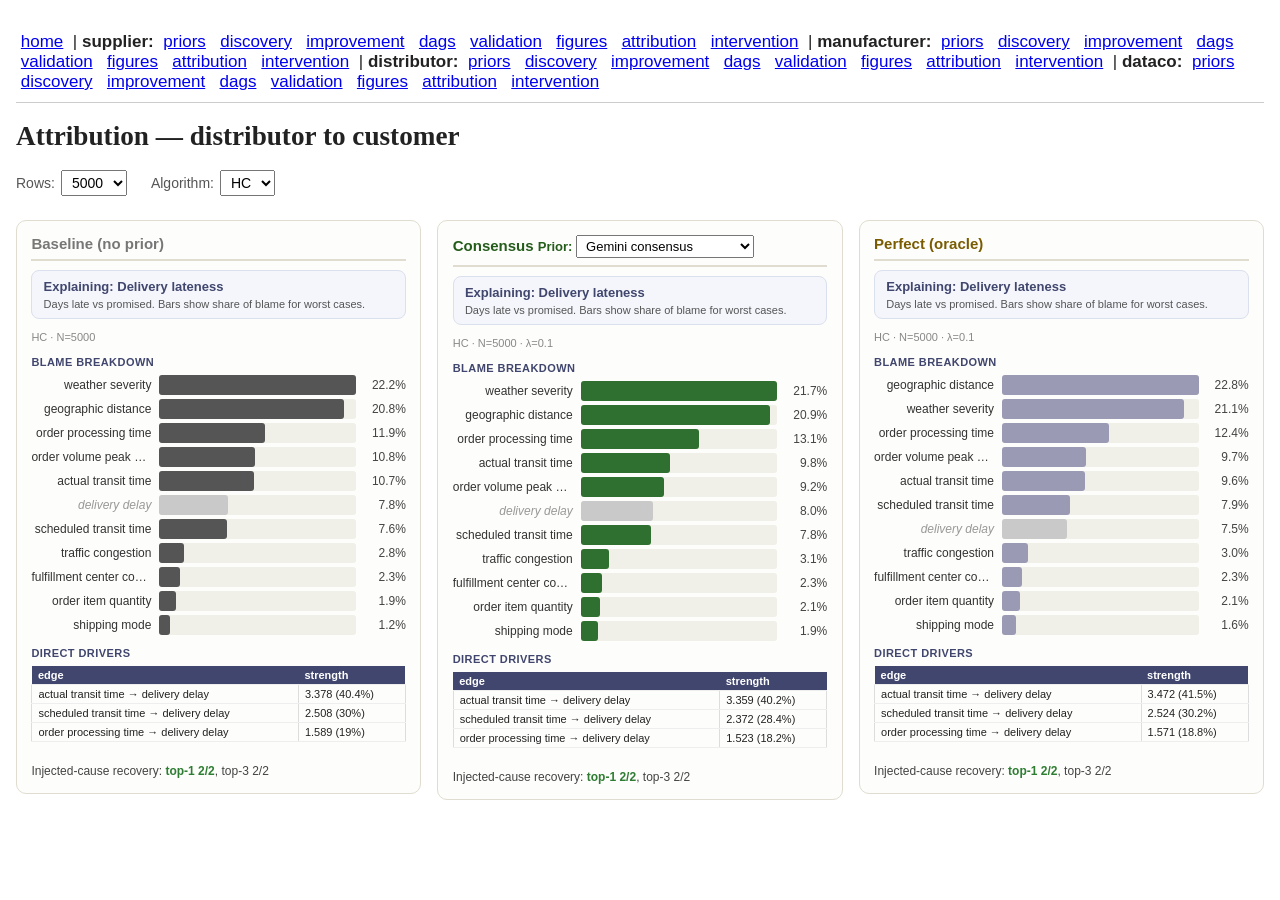
<file: dashboard/attribution.html>
<!DOCTYPE html>
<html lang="en">
<head>
<meta charset="utf-8">
<title>Attribution</title>
<link rel="stylesheet" href="style.css">
<style>
  .filters { display: flex; gap: 1.5rem; align-items: center; margin: 1rem 0 1.5rem;
             font-family: Helvetica, sans-serif; font-size: 14px; }
  .filters label { color: #555; margin-right: 6px; }
  .filters select { font-size: 14px; padding: 3px 6px; }
  .three-col { display: flex; gap: 1rem; align-items: flex-start; }
  .cont { flex: 1; min-width: 0; border: 1px solid #e0dccf; border-radius: 10px;
          padding: .9rem; background: #fdfdfb; }
  .cont-head { font-family: Helvetica, sans-serif; font-weight: bold; font-size: 15px;
               padding-bottom: .4rem; margin-bottom: .6rem; border-bottom: 2px solid #e0dccf; }
  .cont.perfect .cont-head { color: #7a5c00; }
  .cont.baseline .cont-head { color: #777; }
  .cont.consensus .cont-head { color: #245c1b; }
  .cont-toggle { font-family: Helvetica, sans-serif; font-size: 13px; margin-bottom: .7rem; }
  .cont-toggle select { font-size: 13px; padding: 2px 5px; }
  .cont-meta { font-family: Helvetica, sans-serif; font-size: 11px; color: #888; margin-bottom: .7rem; }
  .missing-col { color: #999; font-style: italic; font-family: Helvetica, sans-serif;
                 padding: 1rem 0; font-size: 13px; }
  .target-head { background: #f4f6fb; border: 1px solid #dbe0ee; border-radius: 8px;
                 padding: .5rem .7rem; margin-bottom: .8rem; }
  .target-name { font-family: Helvetica, sans-serif; font-size: 13px; font-weight: bold; color: #40466e; }
  .target-meaning { font-family: Helvetica, sans-serif; font-size: 11px; color: #555; margin-top: .2rem; }
  .sec-title { font-family: Helvetica, sans-serif; font-size: 11px; font-weight: bold;
               color: #40466e; text-transform: uppercase; letter-spacing: .04em; margin: .8rem 0 .4rem; }
  .decomp-row { display: flex; align-items: center; margin: 4px 0; font-family: Helvetica, sans-serif; font-size: 12px; }
  .decomp-label { width: 120px; text-align: right; padding-right: 8px; color: #333; flex-shrink: 0;
                  overflow: hidden; text-overflow: ellipsis; white-space: nowrap; }
  .decomp-track { flex: 1; background: #f0efe8; border-radius: 3px; height: 20px; }
  .decomp-fill { height: 20px; border-radius: 3px; }
  .decomp-val { width: 44px; text-align: right; padding-left: 6px; color: #444; flex-shrink: 0; }
  .decomp-row.residual .decomp-label { font-style: italic; color: #999; }
  .decomp-row.residual .decomp-fill { background: #c9c9c9 !important; }
  .drivers-tbl { width: 100%; border-collapse: collapse; font-size: 11px;
                 font-family: Helvetica, sans-serif; margin-top: .3rem; }
  .drivers-tbl th, .drivers-tbl td { text-align: left; padding: 3px 6px; border-bottom: 1px solid #eee; }
  .acc-line { font-family: Helvetica, sans-serif; font-size: 12px; margin-top: .6rem; color: #444; }
  .acc-line b.hit { color: #2e7d32; } .acc-line b.miss { color: #c62828; }
</style>
</head>
<body>
<div id="app">loading…</div>
<script src="shared.js"></script>
<script>
const TARGET_INFO = {
  delivery_delay:{label:"Delivery lateness",meaning:"Days late vs promised."},
  late_delivery_risk:{label:"Late-delivery risk",meaning:"Risk of a late order."},
  raw_material_delay:{label:"Raw-material delay",meaning:"Delay in raw-material delivery."},
  material_delay:{label:"Material delay",meaning:"Delay in material availability."},
  delivery_to_distributor:{label:"Delivery-to-distributor",meaning:"Time to reach the distributor."},
};
function targetInfo(n){return (n&&TARGET_INFO[n])||{label:n?n.replaceAll("_"," "):"Outcome",meaning:"The variable explained."};}

let ALL=[], nRows=null, algo=null, consType={};
function isType(r,t){return String(r.type).toLowerCase().includes(t);}
function slice(){return ALL.filter(r=>r.n_rows===nRows && r.algo===algo);}

function decomposition(run){
  const dec=(run.attribution&&run.attribution.decomposition)||[];
  if(!dec.length)return "<p class='missing-col'>no decomposition</p>";
  const outcome=run.target, max=Math.max(...dec.map(d=>d.share_pct)), color=typeInfo(run.type).color;
  return dec.map(d=>{
    const w=(d.share_pct/max*100).toFixed(1), resid=d.node===outcome?" residual":"";
    return `<div class="decomp-row${resid}"><div class="decomp-label" title="${d.node}">${d.node.replaceAll("_"," ")}</div>
      <div class="decomp-track"><div class="decomp-fill" style="width:${w}%;background:${color}"></div></div>
      <div class="decomp-val">${d.share_pct.toFixed(1)}%</div></div>`;
  }).join("");
}
function drivers(run){
  const dr=(run.attribution&&run.attribution.drivers)||[];
  if(!dr.length)return "";
  const rows=dr.map(e=>{const s=e.share_of_variance_pct!=null?` (${e.share_of_variance_pct}%)`:"";
    return `<tr><td>${e.source.replaceAll("_"," ")} → ${e.target.replaceAll("_"," ")}</td><td>${Number(e.strength).toFixed(3)}${s}</td></tr>`;}).join("");
  return `<div class="sec-title">Direct drivers</div><table class="drivers-tbl"><tr><th>edge</th><th>strength</th></tr>${rows}</table>`;
}
function accuracy(run){
  const acc=run.injected_cause_recovery||[];
  if(!acc.length)return "";
  const n=acc.length, t1=acc.filter(a=>a.top1).length, t3=acc.filter(a=>a.top3).length;
  const cls=t1>0?"hit":"miss";
  return `<div class="acc-line">Injected-cause recovery: <b class="${cls}">top-1 ${t1}/${n}</b>, top-3 ${t3}/${n}</div>`;
}
function targetHeader(run){
  const info=targetInfo(run.target);
  return `<div class="target-head"><div class="target-name">Explaining: ${info.label}</div>
    <div class="target-meaning">${info.meaning} Bars show share of blame for worst cases.</div></div>`;
}
function container(kind, run, options){
  const cls=kind, title=kind==="perfect"?"Perfect (oracle)":kind==="baseline"?"Baseline (no prior)":"Consensus ";
  let toggle="";
  if(kind==="consensus"&&options&&options.length){
    toggle=`<span class="cont-toggle">Prior:
      <select data-cons="1">${options.map(o=>`<option value="${o.type}"${o.type===consType[algo+nRows]?" selected":""}>${typeInfo(o.type).label}</option>`).join("")}</select></span>`;
  }
  if(!run)return `<div class="cont ${cls}"><div class="cont-head">${title}${toggle}</div><p class="missing-col">no ${kind} run for this slice</p></div>`;
  return `<div class="cont ${cls}"><div class="cont-head">${title}${toggle}</div>
    ${targetHeader(run)}<div class="cont-meta">${run.algo} · N=${run.n_rows}${run.lambda!=null?` · λ=${run.lambda}`:""}</div>
    <div class="sec-title">Blame breakdown</div>${decomposition(run)}${drivers(run)}${accuracy(run)}</div>`;
}
function draw(){
  const s=slice();
  const perfect=s.find(r=>isType(r,"perfect")), baseline=s.find(r=>isType(r,"baseline"));
  const consRuns=s.filter(r=>!isType(r,"perfect")&&!isType(r,"baseline")&&!isType(r,"random"));
  const key=algo+nRows;
  if(consRuns.length&&!consType[key])consType[key]=consRuns[0].type;
  const consRun=consRuns.find(r=>r.type===consType[key])||consRuns[0];
  const consOpts=consRuns.map(r=>({type:r.type}));
  const allN=[...new Set(ALL.map(r=>r.n_rows))].sort((a,b)=>a-b), allAlgo=[...new Set(ALL.map(r=>r.algo))];

  let html=navBar()+`<h1>Attribution — ${legTitle}</h1>`;
  html+=`<div class="filters">
    <span><label>Rows:</label><select id="f-n">${allN.map(n=>`<option value="${n}"${n===nRows?" selected":""}>${n}</option>`).join("")}</select></span>
    <span><label>Algorithm:</label><select id="f-a">${allAlgo.map(a=>`<option value="${a}"${a===algo?" selected":""}>${a}</option>`).join("")}</select></span>
  </div>`;
  html+=`<div class="three-col">${container("baseline",baseline)}${container("consensus",consRun,consOpts)}${container("perfect",perfect)}</div>`;
  document.getElementById("app").innerHTML=html;
  document.getElementById("f-n").onchange=function(){nRows=parseInt(this.value,10);draw();};
  document.getElementById("f-a").onchange=function(){algo=this.value;draw();};
  const cs=document.querySelector("[data-cons]");
  if(cs)cs.onchange=function(){consType[algo+nRows]=this.value;draw();};
}
async function main(){
  const records=await getJSON(legDir+"utility_summary.json");
  if(!records||!records.length){document.getElementById("app").innerHTML=navBar()+`<h1>Attribution — ${legTitle}</h1><p class="missing">no utility_summary.json</p>`;return;}
  ALL=records;
  const allN=[...new Set(ALL.map(r=>r.n_rows))].sort((a,b)=>a-b), allAlgo=[...new Set(ALL.map(r=>r.algo))];
  nRows=allN[allN.length-1]; algo=allAlgo[0];
  draw();
}
main();
</script>
</body>
</html>
</file>
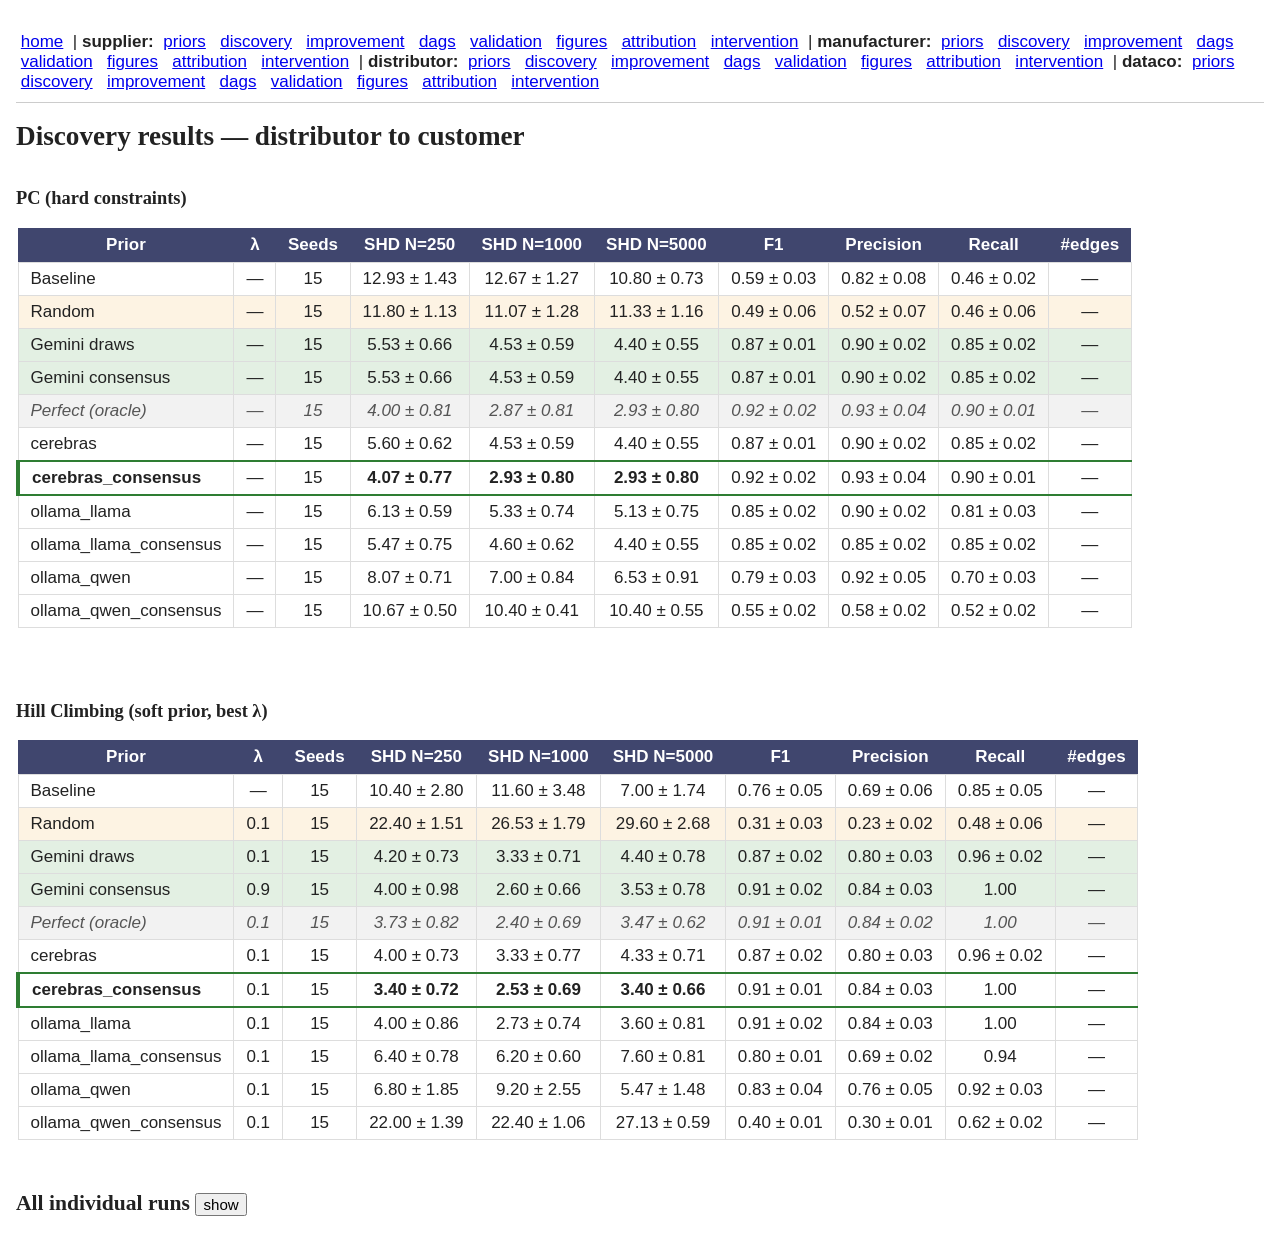
<file: dashboard/discovery.html>
<!DOCTYPE html>
<html lang="en">
<head>
<meta charset="utf-8">
<title>Discovery results</title>
<link rel="stylesheet" href="style.css">
</head>
<body>
<div id="app">loading…</div>

<script src="shared.js"></script>
<script>
function sortConditions(conditions) {
  return [...conditions].sort(function (a, b) {
    const orderA = typeInfo(a.type).order;
    const orderB = typeInfo(b.type).order;
    if (orderA !== orderB) return orderA - orderB;
    return (a.lambda ?? -1) - (b.lambda ?? -1);
  });
}

// Summary rows come one per (algo, type, lambda, n_rows). Group them so
// each condition holds its per-N results together:
//   { type, lambda, byN: { 250: {shd, f1, ...}, 500: {...} } }
function groupByCondition(rows) {
  const conditions = {};
  for (const row of rows) {
    const key = row.type + "|" + (row.lambda ?? "none");
    if (!conditions[key]) {
      conditions[key] = { type: row.type, lambda: row.lambda, byN: {} };
    }
    conditions[key].byN[row.n_rows] = row;
  }
  return Object.values(conditions);
}

// When a prior type was run at several lambdas, keep only the lambda with
// the lowest mean SHD at the largest N. Lambda = 0 is skipped because it
// is a no-op duplicate of the baseline.
function keepBestLambda(conditions, pickN) {
  const best = {};
  for (const cond of conditions) {
    if (cond.lambda === 0) continue;
    const shd = (cond.byN[pickN] || {}).shd;
    const current = best[cond.type];
    const currentShd = current ? current.byN[pickN].shd.mean : null;
    if (!current || (shd && shd.mean < currentShd)) {
      best[cond.type] = cond;
    }
  }
  return Object.values(best);
}

// How many seeds are behind a condition's summary numbers. Usually the
// same for every N, so show one number; show a range if they differ.
function seedCount(cond, sizes) {
  const counts = [];
  for (const n of sizes) {
    const cell = cond.byN[n];
    if (cell && cell.n_seeds != null) counts.push(cell.n_seeds);
  }
  if (counts.length === 0) return "—";
  const lowest = Math.min(...counts);
  const highest = Math.max(...counts);
  if (lowest === highest) return String(lowest);
  return lowest + "–" + highest;
}

// A CI wider than the mean itself means the cell is statistically
// near-meaningless (typical with only 2 seeds) - mark it visually.
function shaky(cell) {
  if (!cell || cell.ci95 == null || cell.mean == null) return false;
  return cell.ci95 > Math.abs(cell.mean);
}

function buildSummaryTable(conditions, sizes) {
  const largestN = sizes[sizes.length - 1];

  // lowest non-oracle SHD per N column gets bold
  const bestInColumn = {};
  for (const n of sizes) {
    let lowest = Infinity;
    for (const cond of conditions) {
      const cell = cond.byN[n];
      const isPerfect = String(cond.type).toLowerCase() === "perfect";
      if (isPerfect || !cell || cell.shd.mean == null) continue;
      if (cell.shd.mean < lowest) {
        lowest = cell.shd.mean;
        bestInColumn[n] = cond;
      }
    }
  }
  const winner = bestInColumn[largestN];   // full-row highlight

  let html = "<table><tr><th>Prior</th><th>λ</th><th>Seeds</th>";
  for (const n of sizes) html += `<th>SHD N=${n}</th>`;
  html += "<th>F1</th><th>Precision</th><th>Recall</th>" +
          "<th>#edges</th></tr>";

  for (const cond of sortConditions(conditions)) {
    const info = typeInfo(cond.type);
    const winnerClass = cond === winner ? " winner" : "";
    html += `<tr class="${info.css}${winnerClass}">`;
    html += `<td>${info.label}</td>`;
    html += `<td>${cond.lambda == null ? "—" : cond.lambda}</td>`;
    html += `<td>${seedCount(cond, sizes)}</td>`;

    for (const n of sizes) {
      const cell = cond.byN[n];
      const classes = [];
      if (bestInColumn[n] === cond) classes.push("best");
      if (cell && shaky(cell.shd)) classes.push("shaky");
      html += `<td class="${classes.join(" ")}">` +
              `${cell ? fmt(cell.shd.mean, cell.shd.ci95) : "—"}</td>`;
    }

    // F1, precision, recall and edge count shown at the largest N
    // to keep the table compact
    const atLargest = cond.byN[largestN] || {};
    for (const metric of ["f1", "precision", "recall"]) {
      const cell = atLargest[metric];
      html += `<td>${cell ? fmt(cell.mean, cell.ci95) : "—"}</td>`;
    }
    const edges = atLargest.n_edges_est;
    html += `<td>${edges ? fmt(edges.mean, edges.ci95) : "—"}</td>`;
    html += "</tr>";
  }
  return html + "</table>";
}

// Raw per-run table for the toggle panel (one row per seed × N × condition).
function buildRunsTable(runs) {
  const sorted = [...runs].sort(function (a, b) {
    if (a.algo !== b.algo) return a.algo === "PC" ? -1 : 1;
    const orderA = typeInfo(a.type).order;
    const orderB = typeInfo(b.type).order;
    if (orderA !== orderB) return orderA - orderB;
    if ((a.lambda ?? -1) !== (b.lambda ?? -1))
      return (a.lambda ?? -1) - (b.lambda ?? -1);
    if (a.n_rows !== b.n_rows) return a.n_rows - b.n_rows;
    return a.seed - b.seed;
  });

  let html = "<table><tr><th>Algo</th><th>Prior</th><th>λ</th><th>N</th>" +
             "<th>Seed</th><th>SHD</th><th>F1</th><th>Precision</th>" +
             "<th>Recall</th><th>#edges</th></tr>";
  for (const run of sorted) {
    const info = typeInfo(run.type);
    html += `<tr class="${info.css}">`;
    html += `<td>${run.algo}</td><td>${run.type}</td>`;
    html += `<td>${run.lambda == null ? "—" : run.lambda}</td>`;
    html += `<td>${run.n_rows}</td><td>${run.seed}</td>`;
    html += `<td>${run.shd}</td>`;
    html += `<td>${Number(run.f1).toFixed(2)}</td>`;
    html += `<td>${Number(run.precision).toFixed(2)}</td>`;
    html += `<td>${Number(run.recall).toFixed(2)}</td>`;
    html += `<td>${run.n_edges_est ?? "—"}</td></tr>`;
  }
  return html + "</table>";
}

async function main() {
  let html = navBar() + `<h1>Discovery results — ${legTitle}</h1>`;

  const summary = await getJSON(legDir + "discovery_summary.json");
  const allRuns = await getJSON(legDir + "all_runs.json");

  if (!summary) {
    html += "<p class='missing'>no discovery_summary.json for this leg</p>";
    document.getElementById("app").innerHTML = html;
    return;
  }

  const sizes = [...new Set(summary.map(r => r.n_rows))].sort((a, b) => a - b);
  const largestN = sizes[sizes.length - 1];

  const pcConditions = groupByCondition(summary.filter(r => r.algo === "PC"));
  const hcConditions = keepBestLambda(
    groupByCondition(summary.filter(r => r.algo === "HC")), largestN);

  html += `<div class="side-by-side">
    <div><h3>PC (hard constraints)</h3>
      ${buildSummaryTable(pcConditions, sizes)}</div>
    <div><h3>Hill Climbing (soft prior, best λ)</h3>
      ${buildSummaryTable(hcConditions, sizes)}</div>
  </div>`;

  html += `<h2>All individual runs
    <button id="toggle" style="font-size:.7em">show</button></h2>
    <div id="all-runs" style="display:none"></div>`;

  document.getElementById("app").innerHTML = html;

  const panel = document.getElementById("all-runs");
  panel.innerHTML = allRuns ? buildRunsTable(allRuns)
    : "<p class='missing'>no discovery_all_runs.json for this leg</p>";

  document.getElementById("toggle").onclick = function () {
    const hidden = panel.style.display === "none";
    panel.style.display = hidden ? "block" : "none";
    this.textContent = hidden ? "hide" : "show";
  };
}

main();
</script>
</body>
</html>
</file>
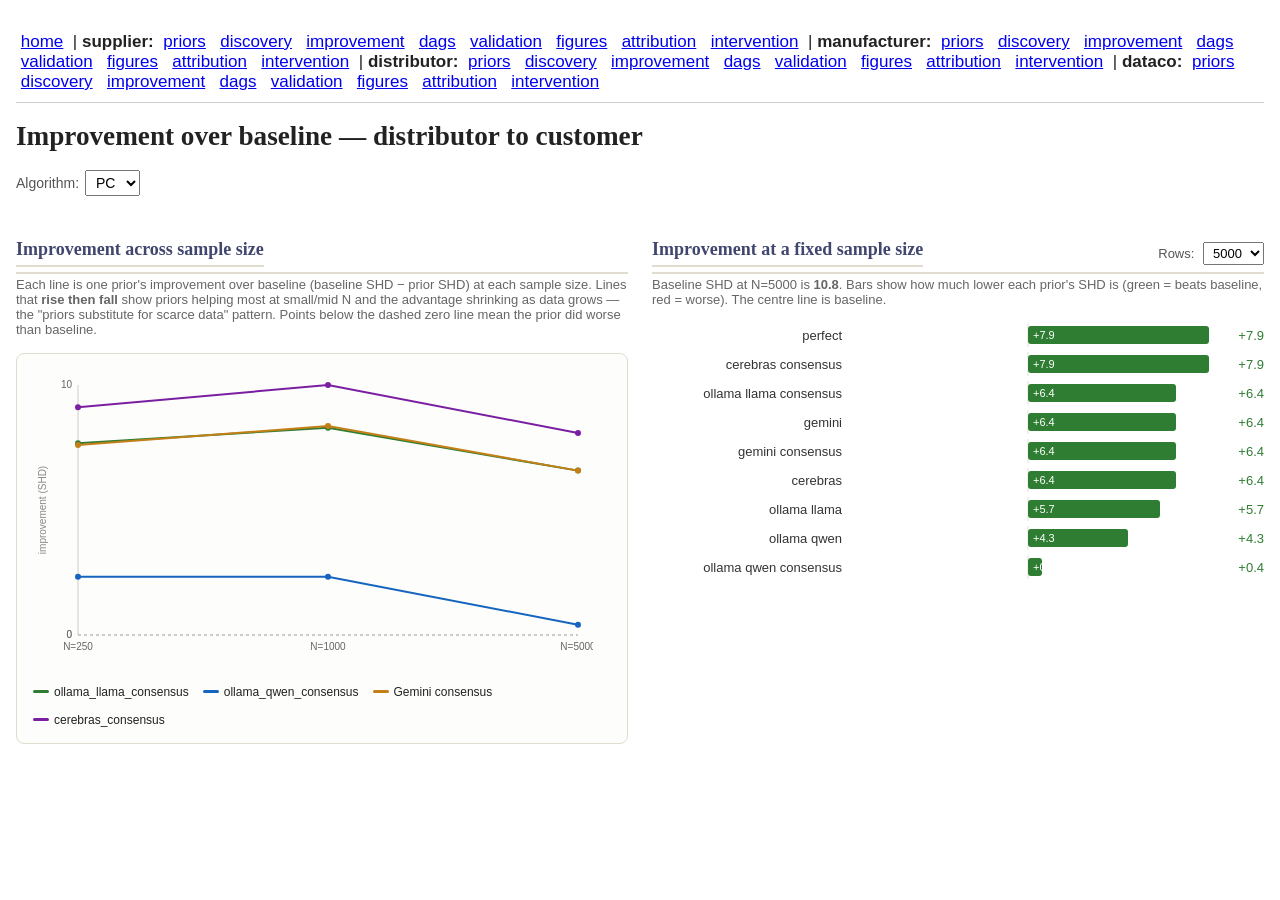
<file: dashboard/improvement.html>
<!DOCTYPE html>
<html lang="en">
<head>
<meta charset="utf-8">
<title>Improvement</title>
<link rel="stylesheet" href="style.css">
<style>
  .filters { display:flex; gap:1.5rem; align-items:center; margin:1rem 0 1.2rem;
             font-family:Helvetica,sans-serif; font-size:14px; }
  .filters label { color:#555; margin-right:6px; }
  .filters select { font-size:14px; padding:3px 6px; }
  .imp-note { font-family:Helvetica,sans-serif; font-size:13px; color:#666; margin:.3rem 0 1rem; }
  .imp-cols { display:flex; gap:1.5rem; align-items:flex-start; }
  .imp-cols > .imp-section { flex:1; min-width:0; margin:1.5rem 0 2rem; }
  .sec-head { display:flex; align-items:center; justify-content:space-between;
              border-bottom:2px solid #e0dccf; padding-bottom:.3rem; }
  .sec-head h2 { border-bottom:none; padding-bottom:0; margin:0; }
  .sec-filter { font-family:Helvetica,sans-serif; font-size:13px; color:#555; }
  .sec-filter label { margin-right:5px; }
  .sec-filter select { font-size:13px; padding:2px 5px; }
  .imp-section { margin:1.5rem 0 2.5rem; }
  .imp-section h2 { font-size:18px; color:#40466e; border-bottom:2px solid #e0dccf;
                    padding-bottom:.3rem; }
  .imp-sub { font-family:Helvetica,sans-serif; font-size:13px; color:#666; margin:.2rem 0 1rem; }
  /* diverging bar chart (same N) */
  .div-row { display:flex; align-items:center; margin:5px 0; font-family:Helvetica,sans-serif; font-size:13px; }
  .div-label { width:190px; text-align:right; padding-right:10px; color:#333; flex-shrink:0;
               overflow:hidden; text-overflow:ellipsis; white-space:nowrap; }
  .div-track { flex:1; position:relative; height:24px; background:linear-gradient(#f0efe8,#f0efe8) no-repeat;
               background-size:2px 100%; background-position:center; }
  .div-bar { position:absolute; top:3px; height:18px; border-radius:3px; display:flex; align-items:center; }
  .div-bar.better { background:#2e7d32; left:50%; padding-left:5px; }
  .div-bar.worse  { background:#c62828; right:50%; justify-content:flex-end; padding-right:5px; }
  .div-bar span { color:#fff; font-size:11px; }
  .div-val { width:52px; text-align:right; padding-left:8px; flex-shrink:0; }
  .div-val.better { color:#2e7d32; } .div-val.worse { color:#c62828; }
  /* line chart (across N) */
  .line-wrap { border:1px solid #e0dccf; border-radius:8px; padding:1rem; background:#fdfdfb; }
  .legend { display:flex; flex-wrap:wrap; gap:14px; font-family:Helvetica,sans-serif;
            font-size:12px; margin-top:.6rem; }
  .legend span { display:flex; align-items:center; gap:5px; }
  .legend i { width:16px; height:3px; display:inline-block; border-radius:2px; }
</style>
</head>
<body>
<div id="app">loading…</div>
<script src="shared.js"></script>
<script>
let RESULTS=[], algo=null;

// palette per condition type
const PAL=["#2e7d32","#1565c0","#c47f17","#7b1fa2","#00838f","#c62828","#555"];
function colorFor(types){const m={};types.forEach((t,i)=>m[t]=PAL[i%PAL.length]);return m;}

function isType(t,x){return String(t).toLowerCase().includes(x);}

// build: type -> N -> [shd values]
function collect(){
  const shd={};
  for(const run of RESULTS){
    if(run.algo!==algo || run.shd==null) continue;
    const N=run.n_rows, t=run.type;
    shd[t]=shd[t]||{}; shd[t][N]=shd[t][N]||[]; shd[t][N].push(run.shd);
  }
  return shd;
}
function mean(a){return a.reduce((x,y)=>x+y,0)/a.length;}

// ---- Comparison 1: improvement vs baseline at a chosen N ----
function sameNSection(shd, N){
  const base=shd["Baseline"] && shd["Baseline"][N] ? mean(shd["Baseline"][N]) : null;
  if(base==null) return "<p class='imp-note'>no baseline at this N</p>";
  const conds=Object.keys(shd).filter(t=>!isType(t,"baseline")&&!isType(t,"random")&&shd[t][N]);
  // improvement = baseline - condition (positive = better)
  const rows=conds.map(t=>({t, imp: base - mean(shd[t][N])})).sort((a,b)=>b.imp-a.imp);
  const maxAbs=Math.max(...rows.map(r=>Math.abs(r.imp)),0.1);
  let body=rows.map(r=>{
    const better=r.imp>=0, w=(Math.abs(r.imp)/maxAbs*50).toFixed(1);
    return `<div class="div-row">
      <div class="div-label" title="${t=r.t}">${r.t.replaceAll("_"," ")}</div>
      <div class="div-track"><div class="div-bar ${better?'better':'worse'}" style="width:${w}%">
        <span>${r.imp>=0?"+":""}${r.imp.toFixed(1)}</span></div></div>
      <div class="div-val ${better?'better':'worse'}">${r.imp>=0?"+":""}${r.imp.toFixed(1)}</div>
    </div>`;
  }).join("");
  return `<p class="imp-sub">Baseline SHD at N=${N} is <b>${base.toFixed(1)}</b>. Bars show how much
    lower each prior's SHD is (green = beats baseline, red = worse). The centre line is baseline.</p>${body}`;
}

// ---- Comparison 2: improvement across N (line chart) ----
function acrossNChart(shd, Ns){
  const conds=Object.keys(shd).filter(t=>isType(t,"consensus"));
  const cmap=colorFor(conds);
  // series: for each cond, improvement over baseline at each N
  const series=conds.map(t=>({t, pts: Ns.map(N=>{
    const base=shd["Baseline"]&&shd["Baseline"][N]?mean(shd["Baseline"][N]):null;
    const v=shd[t][N]?mean(shd[t][N]):null;
    return (base!=null&&v!=null)?{N, imp:base-v}:{N, imp:null};
  })}));
  // scale
  const allImp=series.flatMap(s=>s.pts.map(p=>p.imp).filter(x=>x!=null));
  const lo=Math.min(0,...allImp), hi=Math.max(0,...allImp);
  const W=560,H=300,padL=45,padB=35,padT=15,padR=15;
  const xw=W-padL-padR, yh=H-padT-padB;
  const xFor=i=>padL+ (Ns.length>1? i/(Ns.length-1)*xw : xw/2);
  const yFor=v=>padT + (hi-v)/(hi-lo||1)*yh;
  // zero line
  const y0=yFor(0);
  let svg=`<svg viewBox="0 0 ${W} ${H}" style="width:100%;max-width:${W}px;font-family:Helvetica,sans-serif">`;
  // axes
  svg+=`<line x1="${padL}" y1="${padT}" x2="${padL}" y2="${H-padB}" stroke="#ccc"/>`;
  svg+=`<line x1="${padL}" y1="${y0}" x2="${W-padR}" y2="${y0}" stroke="#999" stroke-dasharray="3 3"/>`;
  svg+=`<text x="${padL-6}" y="${y0+3}" text-anchor="end" font-size="10" fill="#999">0</text>`;
  svg+=`<text x="${padL-6}" y="${yFor(hi)+3}" text-anchor="end" font-size="10" fill="#666">${hi.toFixed(0)}</text>`;
  svg+=`<text x="${padL-6}" y="${yFor(lo)+3}" text-anchor="end" font-size="10" fill="#666">${lo.toFixed(0)}</text>`;
  // x labels
  Ns.forEach((N,i)=>{svg+=`<text x="${xFor(i)}" y="${H-padB+15}" text-anchor="middle" font-size="10" fill="#666">N=${N}</text>`;});
  svg+=`<text x="${padL-32}" y="${padT+yh/2}" font-size="10" fill="#888" transform="rotate(-90 ${padL-32} ${padT+yh/2})" text-anchor="middle">improvement (SHD)</text>`;
  // lines
  for(const s of series){
    const pts=s.pts.map((p,i)=>p.imp!=null?`${xFor(i)},${yFor(p.imp)}`:null).filter(Boolean);
    if(pts.length) svg+=`<polyline points="${pts.join(" ")}" fill="none" stroke="${cmap[s.t]}" stroke-width="2"/>`;
    s.pts.forEach((p,i)=>{if(p.imp!=null)svg+=`<circle cx="${xFor(i)}" cy="${yFor(p.imp)}" r="3" fill="${cmap[s.t]}"/>`;});
  }
  svg+=`</svg>`;
  const legend=`<div class="legend">${conds.map(t=>`<span><i style="background:${cmap[t]}"></i>${typeInfo(t).label}</span>`).join("")}</div>`;
  return `<p class="imp-sub">Each line is one prior's improvement over baseline (baseline SHD − prior SHD)
    at each sample size. Lines that <b>rise then fall</b> show priors helping most at small/mid N and
    the advantage shrinking as data grows — the "priors substitute for scarce data" pattern. Points below
    the dashed zero line mean the prior did worse than baseline.</p>
    <div class="line-wrap">${svg}${legend}</div>`;
}

function draw(){
  const shd=collect();
  const Ns=[...new Set(RESULTS.map(r=>r.n_rows))].sort((a,b)=>a-b);
  const allAlgo=[...new Set(RESULTS.map(r=>r.algo))];
  if(!window._selN) window._selN=Ns[Ns.length-1];

  let html=navBar()+`<h1>Improvement over baseline — ${legTitle}</h1>`;
  html+=`<div class="filters">
    <span><label>Algorithm:</label><select id="f-a">${allAlgo.map(a=>`<option value="${a}"${a===algo?" selected":""}>${a}</option>`).join("")}</select></span>
  </div>`;

  html+=`<div class="imp-cols">
    <div class="imp-section">
      <div class="sec-head"><h2>Improvement across sample size</h2></div>
      ${acrossNChart(shd, Ns)}
    </div>
    <div class="imp-section">
      <div class="sec-head">
        <h2>Improvement at a fixed sample size</h2>
        <span class="sec-filter"><label>Rows:</label>
          <select id="f-n">${Ns.map(n=>`<option value="${n}"${n===window._selN?" selected":""}>${n}</option>`).join("")}</select></span>
      </div>
      ${sameNSection(shd, window._selN)}
    </div>
  </div>`;

  document.getElementById("app").innerHTML=html;
  document.getElementById("f-a").onchange=function(){algo=this.value;draw();};
  const fn=document.getElementById("f-n");
  if(fn)fn.onchange=function(){window._selN=parseInt(this.value,10);draw();};
}

async function main(){
  const runs=await getJSON(legDir+"all_runs.json");
  if(!runs||!runs.length){
    document.getElementById("app").innerHTML=navBar()+
      `<h1>Improvement — ${legTitle}</h1><p class="missing">no all_runs.json for this leg</p>`;
    return;
  }
  RESULTS=runs;                       // flat array of run records
  algo=[...new Set(RESULTS.map(r=>r.algo))][0];
  draw();
}
main();
</script>
</body>
</html>
</file>
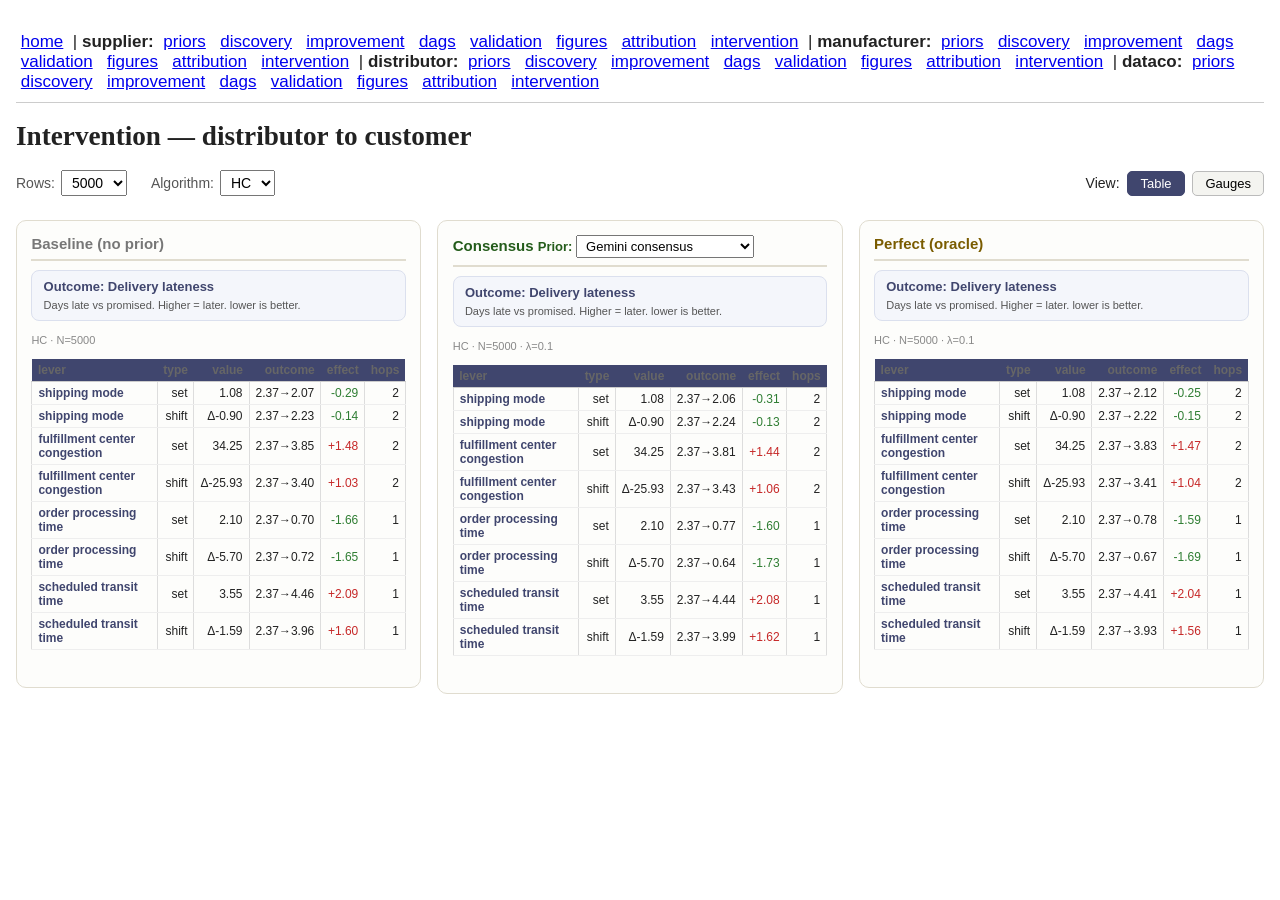
<file: dashboard/intervention.html>
<!DOCTYPE html>
<html lang="en">
<head>
<meta charset="utf-8">
<title>Intervention</title>
<link rel="stylesheet" href="style.css">
<style>
  .filters { display: flex; gap: 1.5rem; align-items: center; margin: 1rem 0 1.5rem;
             font-family: Helvetica, sans-serif; font-size: 14px; }
  .filters label { color: #555; margin-right: 6px; }
  .filters select { font-size: 14px; padding: 3px 6px; }
  .view-toggle { margin-left: auto; }
  .view-toggle button { font-family: Helvetica, sans-serif; font-size: 13px;
        padding: 4px 12px; border: 1px solid #bbb; background: #f4f4f0;
        cursor: pointer; border-radius: 5px; margin-left: 4px; }
  .view-toggle button.active { background: #40466e; color: #fff; border-color: #40466e; }
  .three-col { display: flex; gap: 1rem; align-items: flex-start; }
  .cont { flex: 1; min-width: 0; border: 1px solid #e0dccf; border-radius: 10px;
          padding: .9rem; background: #fdfdfb; }
  .cont-head { font-family: Helvetica, sans-serif; font-weight: bold;
               font-size: 15px; padding-bottom: .4rem; margin-bottom: .6rem;
               border-bottom: 2px solid #e0dccf; }
  .cont.perfect .cont-head { color: #7a5c00; }
  .cont.baseline .cont-head { color: #777; }
  .cont.consensus .cont-head { color: #245c1b; }
  .cont-toggle { font-family: Helvetica, sans-serif; font-size: 13px;
                 margin-bottom: .7rem; }
  .cont-toggle select { font-size: 13px; padding: 2px 5px; }
  .cont-meta { font-family: Helvetica, sans-serif; font-size: 11px;
               color: #888; margin-bottom: .7rem; }
  .missing-col { color: #999; font-style: italic; font-family: Helvetica, sans-serif;
                 padding: 1rem 0; font-size: 13px; }
  /* target header */
  .target-head { background: #f4f6fb; border: 1px solid #dbe0ee; border-radius: 8px;
                 padding: .5rem .7rem; margin-bottom: .8rem; }
  .target-name { font-family: Helvetica, sans-serif; font-size: 13px;
                 font-weight: bold; color: #40466e; }
  .target-meaning { font-family: Helvetica, sans-serif; font-size: 11px;
                    color: #555; margin-top: .2rem; line-height: 1.35; }
  /* intervention TABLE view */
  .iv-tbl { width: 100%; border-collapse: collapse; font-family: Helvetica, sans-serif;
            font-size: 12px; }
  .iv-tbl th, .iv-tbl td { padding: 4px 6px; border-bottom: 1px solid #eee;
            text-align: right; }
  .iv-tbl th { color: #666; font-weight: bold; border-bottom: 1px solid #ccc; }
  .iv-tbl td.lever { text-align: left; color: #40466e; font-weight: bold; }
  .iv-tbl td.good { color: #2e7d32; } .iv-tbl td.bad { color: #c62828; }
  .iv-tbl tr.sev td { color: #b06; font-style: italic; }
  /* path chain */
  .path-chain { display: flex; align-items: center; flex-wrap: wrap; gap: 2px;
                margin: .3rem 0 .5rem; }
  .path-node { font-family: Helvetica, sans-serif; font-size: 11px;
               padding: 2px 7px; border-radius: 10px; white-space: nowrap; }
  .path-node.lever   { background: #d7e8d2; color: #245c1b; font-weight: bold; }
  .path-node.mediator{ background: #eef0f4; color: #555; }
  .path-node.outcome { background: #dde4f2; color: #2a3566; font-weight: bold; }
  .path-arrow { color: #aaa; font-size: 12px; }
  .path-none { font-family: Helvetica, sans-serif; font-size: 11px; color: #b06;
               font-style: italic; margin: .3rem 0; }
  /* gauges (compact) */
  .lever-card { border: 1px solid #ddd; border-radius: 8px; padding: .6rem .7rem;
                margin-bottom: .8rem; background: #fff; }
  .lever-name { font-weight: bold; color: #40466e; font-size: 13px;
                font-family: Helvetica, sans-serif; }
  .lever-hops { font-family: Helvetica, sans-serif; font-size: 10px; color: #999;
                margin-left: 5px; }
  .ce-block { margin: .5rem 0; padding: .5rem; border: 1px solid #eee;
              border-radius: 6px; background: #fcfcfa; }
  .ce-action { font-family: Helvetica, sans-serif; font-size: 11px; font-weight: bold;
               color: #40466e; margin-bottom: .4rem; }
  .gauge-row { display: flex; align-items: center; gap: 6px; margin: .2rem 0; }
  .gauge-tag { width: 48px; font-family: Helvetica, sans-serif; font-size: 9px;
               color: #888; text-transform: uppercase; flex-shrink: 0; text-align: right; }
  .gauge { flex: 1; position: relative; height: 24px; background: #f0efe8; border-radius: 4px; }
  .gauge-normal { position: absolute; top: 0; bottom: 0; background: #e5e9e0; border-radius: 4px; }
  .gauge-move { position: absolute; top: 10px; height: 3px; border-radius: 2px; }
  .gauge-move.good { background: #2e7d32; } .gauge-move.bad { background: #c62828; }
  .gauge-move.neutral { background: #7a86a8; }
  .gauge-dot { position: absolute; top: 6px; width: 11px; height: 11px; border-radius: 50%;
               transform: translateX(-50%); border: 2px solid #fff; box-shadow: 0 0 0 1px #bbb; }
  .gauge-dot.from { background: #b9b9b9; }
  .gauge-dot.to.good { background: #2e7d32; } .gauge-dot.to.bad { background: #c62828; }
  .gauge-dot.to.neutral { background: #7a86a8; }
  .gauge-num { position: absolute; top: -13px; font-family: Helvetica, sans-serif;
               font-size: 9px; color: #555; transform: translateX(-50%); white-space: nowrap; }
  .ce-arrow { text-align: center; color: #b6b0a0; font-size: 10px;
              font-family: Helvetica, sans-serif; margin: 1px 0; }
  .ce-summary { font-family: Helvetica, sans-serif; font-size: 11px; margin-top: .3rem;
                color: #444; text-align: center; }
  .ce-summary b.good { color: #2e7d32; } .ce-summary b.bad { color: #c62828; }
</style>
</head>
<body>
<div id="app">loading…</div>

<script src="shared.js"></script>
<script>
const TARGET_INFO = {
  delivery_delay:{label:"Delivery lateness",unit:"days",meaning:"Days late vs promised. Higher = later.",good_direction:"down"},
  late_delivery_risk:{label:"Late-delivery risk",unit:"score",meaning:"Risk of a late order.",good_direction:"down"},
  raw_material_delay:{label:"Raw-material delay",unit:"days",meaning:"Delay in raw-material delivery.",good_direction:"down"},
  material_delay:{label:"Material delay",unit:"days",meaning:"Delay in material availability.",good_direction:"down"},
  delivery_to_distributor:{label:"Delivery-to-distributor",unit:"days",meaning:"Time to reach the distributor.",good_direction:"down"},
};
function targetInfo(n){return (n&&TARGET_INFO[n])||{label:n?n.replaceAll("_"," "):"Outcome",unit:"",meaning:"The variable being moved.",good_direction:"down"};}

let ALL=[], VIEW="table", nRows=null, algo=null, consType={};

function isType(r,t){return String(r.type).toLowerCase().includes(t);}
function slice(){return ALL.filter(r=>r.n_rows===nRows && r.algo===algo);}

// ---- path helpers ----
function buildAdj(dag){const a={};if(!dag)return a;for(const e of dag.links){(a[e.source]=a[e.source]||[]).push(e.target);}return a;}
function shortestPath(adj,s,g){if(s===g)return[s];const q=[[s]],seen=new Set([s]);while(q.length){const p=q.shift(),n=p[p.length-1];for(const x of(adj[n]||[])){if(seen.has(x))continue;const e=p.concat(x);if(x===g)return e;seen.add(x);q.push(e);}}return null;}
function pathChain(path,lever,outcome){
  if(!path)return `<div class="path-none">no directed path to outcome — lever cannot move it here</div>`;
  return `<div class="path-chain">`+path.map((n,i)=>{
    let c=n===lever?"lever":(n===outcome?"outcome":"mediator");
    const pill=`<span class="path-node ${c}">${n.replaceAll("_"," ")}</span>`;
    return i<path.length-1?pill+`<span class="path-arrow">→</span>`:pill;
  }).join("")+`</div>`;
}

// ---- gauges ----
function spanPos(lo,hi,v){if(hi===lo)return 50;return Math.max(2,Math.min(98,(v-lo)/(hi-lo)*100));}
function gauge(tag,lo,hi,from,to,bandLo,bandHi,moveCls,toCls){
  const pf=spanPos(lo,hi,from),pt=spanPos(lo,hi,to),L=Math.min(pf,pt),R=Math.max(pf,pt);
  let band="";if(bandLo!=null&&bandHi!=null){const bl=spanPos(lo,hi,bandLo),bh=spanPos(lo,hi,bandHi);band=`<div class="gauge-normal" style="left:${bl}%;width:${bh-bl}%"></div>`;}
  return `<div class="gauge-row"><div class="gauge-tag">${tag}</div><div class="gauge">${band}
    <div class="gauge-move ${moveCls}" style="left:${L}%;width:${R-L}%"></div>
    <div class="gauge-num" style="left:${pf}%">${from.toFixed(2)}</div><div class="gauge-dot from" style="left:${pf}%"></div>
    <div class="gauge-num" style="left:${pt}%">${to.toFixed(2)}</div><div class="gauge-dot to ${toCls}" style="left:${pt}%"></div>
  </div></div>`;
}
function ceBlock(kind,e,base,tInfo,stats){
  const eff=e.effect, goodDown=!tInfo||tInfo.good_direction!=="up", isGood=goodDown?eff<0:eff>0;
  const toCls=eff===0?"neutral":(isGood?"good":"bad"), word=eff<0?"down":"up";
  const tName=tInfo?tInfo.label.toLowerCase():"outcome";
  const action=kind==="intervention"?`Set to ${(+e.new_value).toFixed(2)}`:`Shift by ${(+e.delta).toFixed(2)}`;
  let lg="";if(stats){const f=stats.median,t=kind==="intervention"?+e.new_value:f+(+e.delta);lg=gauge("lever",stats.min,stats.max,f,t,stats.p10,stats.p90,"neutral","neutral");}
  const oF=base!=null?base:0, oT=e.intervened_mean!=null?e.intervened_mean:oF+eff;
  const oLo=Math.min(oF,oT)-Math.abs(eff)*0.6-0.01, oHi=Math.max(oF,oT)+Math.abs(eff)*0.6+0.01;
  const og=gauge("outcome",oLo,oHi,oF,oT,null,null,toCls,toCls);
  const pct=oF?Math.abs(eff/Math.abs(oF)*100):null, pctT=pct!=null?` (${pct.toFixed(0)}%)`:"";
  return `<div class="ce-block"><div class="ce-action">${action}</div>${lg}
    <div class="ce-arrow">↓ causes ↓</div>${og}
    <div class="ce-summary">${tName} moves <b class="${isGood?'good':'bad'}">${word} ${Math.abs(eff).toFixed(2)}${pctT}</b></div></div>`;
}

// ---- TABLE view ----
function tableView(run, tInfo){
  const ivs=run.interventions||[];
  if(!ivs.length) return "<p class='missing-col'>no levers reach the outcome</p>";
  const goodDown=!tInfo||tInfo.good_direction!=="up";
  let rows="";
  for(const iv of ivs){
    const adj=buildAdj(run.dag_json), path=shortestPath(adj,iv.lever,run.target);
    const sev=!path?" class='sev'":"";
    for(const kind of ["intervention","shift"]){
      const e=iv[kind]; if(!e)continue;
      const eff=e.effect, isGood=goodDown?eff<0:eff>0, cls=eff===0?"":(isGood?"good":"bad");
      const set=kind==="intervention"?(+e.new_value).toFixed(2):`Δ${(+e.delta).toFixed(2)}`;
      const from=(e.baseline_mean!=null?e.baseline_mean:0).toFixed(2);
      const to=(e.intervened_mean!=null?e.intervened_mean:(e.baseline_mean||0)+eff).toFixed(2);
      rows+=`<tr${sev}><td class="lever">${iv.lever.replaceAll("_"," ")}</td>
        <td>${kind==="intervention"?"set":"shift"}</td><td>${set}</td>
        <td>${from}→${to}</td><td class="${cls}">${eff>=0?"+":""}${eff.toFixed(2)}</td>
        <td>${iv.hops_to_target}</td></tr>`;
    }
  }
  return `<table class="iv-tbl"><tr><th style="text-align:left">lever</th><th>type</th>
    <th>value</th><th>outcome</th><th>effect</th><th>hops</th></tr>${rows}</table>`;
}

// ---- GAUGE view ----
function gaugeView(run, tInfo){
  const ivs=run.interventions||[];
  if(!ivs.length) return "<p class='missing-col'>no levers reach the outcome</p>";
  return ivs.map(iv=>{
    const adj=buildAdj(run.dag_json), path=shortestPath(adj,iv.lever,run.target);
    let b="";
    if(iv.intervention)b+=ceBlock("intervention",iv.intervention,iv.intervention.baseline_mean,tInfo,iv.stats);
    if(iv.shift)b+=ceBlock("shift",iv.shift,iv.shift.baseline_mean,tInfo,iv.stats);
    return `<div class="lever-card">
      <div><span class="lever-name">${iv.lever.replaceAll("_"," ")}</span>
      <span class="lever-hops">${iv.hops_to_target} hops</span></div>
      ${pathChain(path,iv.lever,run.target)}${b}</div>`;
  }).join("");
}

function targetHeader(run){
  const info=targetInfo(run.target);
  return `<div class="target-head"><div class="target-name">Outcome: ${info.label}</div>
    <div class="target-meaning">${info.meaning} ${info.good_direction==="down"?"lower is better":"higher is better"}.</div></div>`;
}

function container(kind, run, options){
  const cls=kind, title=kind==="perfect"?"Perfect (oracle)":kind==="baseline"?"Baseline (no prior)":"Consensus ";
  let toggle="";
  if(kind==="consensus" && options && options.length){
    toggle=`<span class="cont-toggle">Prior:
      <select data-cons="1">${options.map(o=>`<option value="${o.type}"${o.type===consType[algo+nRows]?" selected":""}>${typeInfo(o.type).label}</option>`).join("")}</select></span>`;
  }
  if(!run){
    return `<div class="cont ${cls}"><div class="cont-head">${title}${toggle}</div>
      <p class="missing-col">no ${kind} run for this slice</p></div>`;
  }
  const tInfo=targetInfo(run.target);
  const body=VIEW==="table"?tableView(run,tInfo):gaugeView(run,tInfo);
  return `<div class="cont ${cls}"><div class="cont-head">${title}${toggle}</div>
    ${targetHeader(run)}
    <div class="cont-meta">${run.algo} · N=${run.n_rows}${run.lambda!=null?` · λ=${run.lambda}`:""}</div>
    ${body}</div>`;
}

function draw(){
  const s=slice();
  const perfect=s.find(r=>isType(r,"perfect"));
  const baseline=s.find(r=>isType(r,"baseline"));
  const consRuns=s.filter(r=>!isType(r,"perfect")&&!isType(r,"baseline")&&!isType(r,"random"));
  const key=algo+nRows;
  if(consRuns.length && !consType[key]) consType[key]=consRuns[0].type;
  const consRun=consRuns.find(r=>r.type===consType[key]) || consRuns[0];
  const consOpts=consRuns.map(r=>({type:r.type}));

  const allN=[...new Set(ALL.map(r=>r.n_rows))].sort((a,b)=>a-b);
  const allAlgo=[...new Set(ALL.map(r=>r.algo))];

  let html=navBar()+`<h1>Intervention — ${legTitle}</h1>`;
  html+=`<div class="filters">
    <span><label>Rows:</label><select id="f-n">${allN.map(n=>`<option value="${n}"${n===nRows?" selected":""}>${n}</option>`).join("")}</select></span>
    <span><label>Algorithm:</label><select id="f-a">${allAlgo.map(a=>`<option value="${a}"${a===algo?" selected":""}>${a}</option>`).join("")}</select></span>
    <span class="view-toggle">View:
      <button data-v="table" class="${VIEW==='table'?'active':''}">Table</button>
      <button data-v="gauge" class="${VIEW==='gauge'?'active':''}">Gauges</button></span>
  </div>`;
  html+=`<div class="three-col">
    ${container("baseline",baseline)}
    ${container("consensus",consRun,consOpts)}
    ${container("perfect",perfect)}
  </div>`;
  document.getElementById("app").innerHTML=html;

  document.getElementById("f-n").onchange=function(){nRows=parseInt(this.value,10);draw();};
  document.getElementById("f-a").onchange=function(){algo=this.value;draw();};
  document.querySelectorAll("[data-v]").forEach(b=>b.onclick=function(){VIEW=this.dataset.v;draw();});
  const cs=document.querySelector("[data-cons]");
  if(cs)cs.onchange=function(){consType[algo+nRows]=this.value;draw();};
}

async function main(){
  const records=await getJSON(legDir+"utility_summary.json");
  if(!records||!records.length){
    document.getElementById("app").innerHTML=navBar()+`<h1>Intervention — ${legTitle}</h1><p class="missing">no utility_summary.json</p>`;
    return;
  }
  ALL=records;
  const allN=[...new Set(ALL.map(r=>r.n_rows))].sort((a,b)=>a-b);
  const allAlgo=[...new Set(ALL.map(r=>r.algo))];
  nRows=allN[allN.length-1]; algo=allAlgo[0];
  draw();
}
main();
</script>
</body>
</html>
</file>
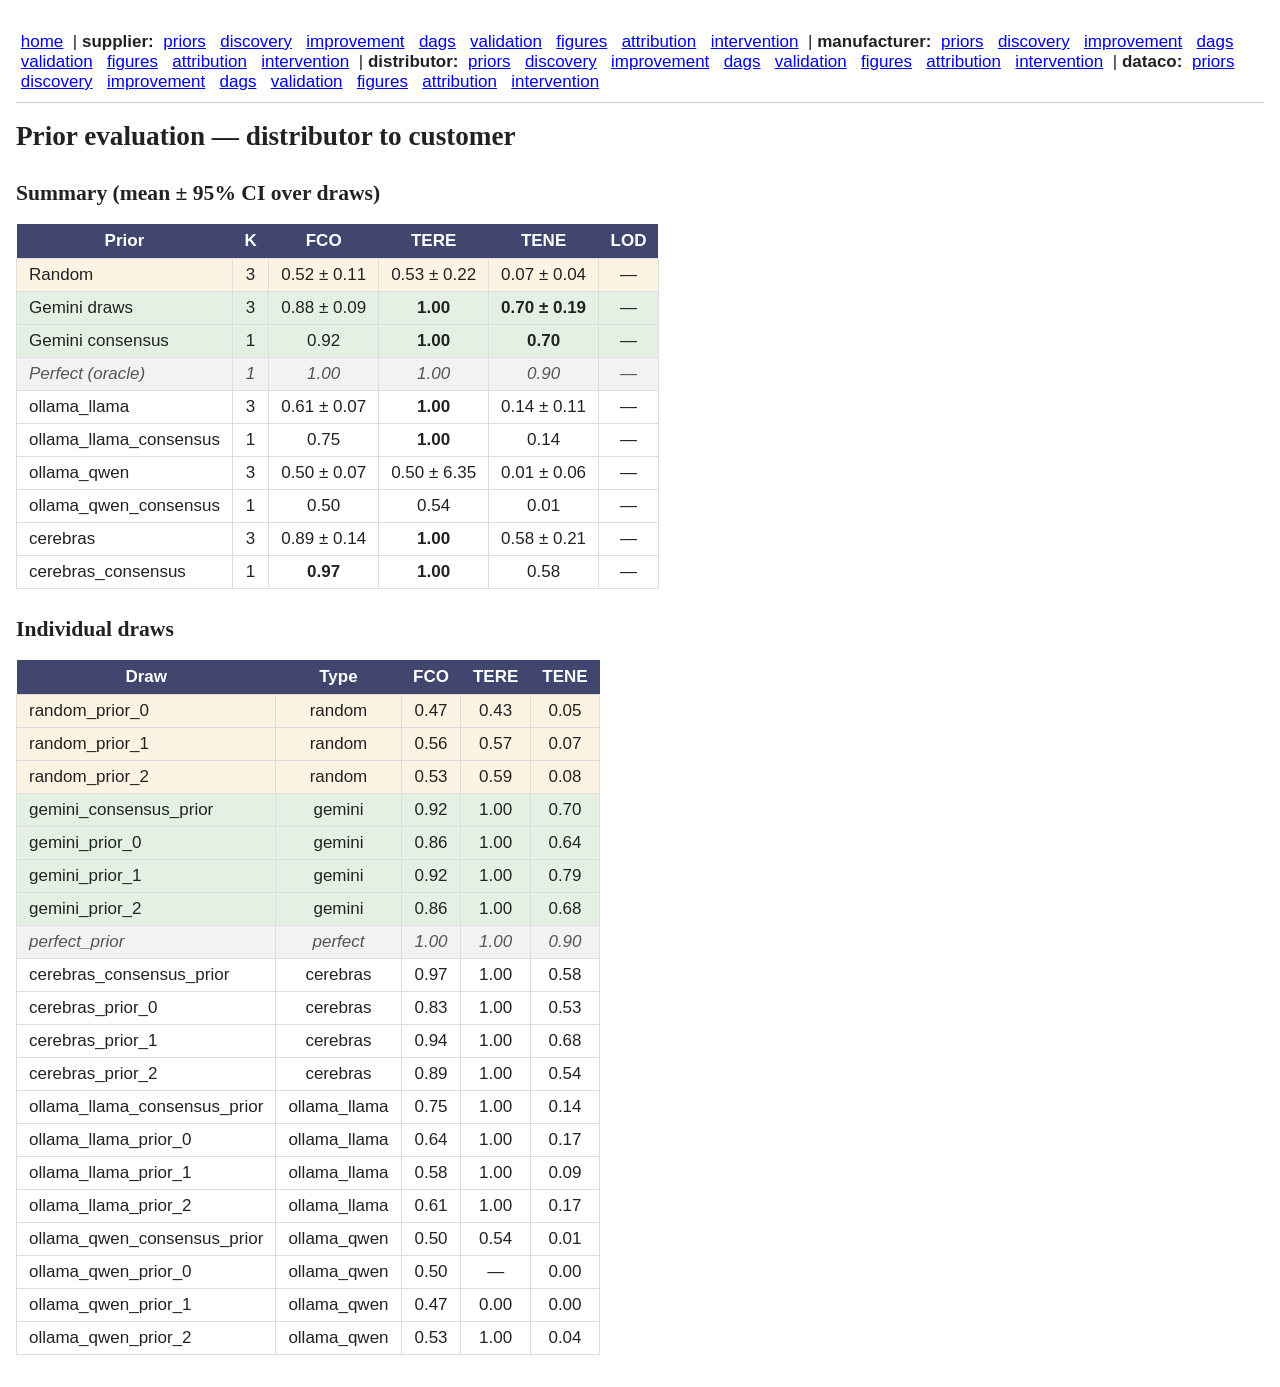
<file: dashboard/priors.html>
<!DOCTYPE html>
<html lang="en">
<head>
<meta charset="utf-8">
<title>Prior evaluation</title>
<link rel="stylesheet" href="style.css">
</head>
<body>
<div id="app">loading…</div>

<script src="shared.js"></script>
<script>
const METRICS = ["fco", "tere", "tene"];

function sortByType(rows) {
  return [...rows].sort(function (a, b) {
    const orderA = typeInfo(a.type).order;
    const orderB = typeInfo(b.type).order;
    if (orderA !== orderB) return orderA - orderB;
    return String(a.name).localeCompare(String(b.name));
  });
}

// For each metric, find the highest non-oracle mean; that cell gets bold.
// The perfect prior is the ceiling, so it never competes.
function findBestValues(rows) {
  const best = {};
  for (const metric of METRICS) {
    let highest = -Infinity;
    for (const row of rows) {
      if (String(row.type).toLowerCase() === "perfect") continue;
      const value = row[metric];
      if (value != null && value > highest) highest = value;
    }
    best[metric] = highest;
  }
  return best;
}

function summaryTable(summary) {
  const best = findBestValues(summary);

  let html = "<table><tr><th>Prior</th><th>K</th><th>FCO</th>" +
             "<th>TERE</th><th>TENE</th><th>LOD</th></tr>";

  for (const row of sortByType(summary)) {
    const info = typeInfo(row.type);
    html += `<tr class="${info.css}">`;
    html += `<td>${info.label}</td>`;
    html += `<td>${row.count ?? 1}</td>`;
    for (const metric of METRICS) {
      const isPerfect = String(row.type).toLowerCase() === "perfect";
      const bold = !isPerfect && row[metric] === best[metric] ? "best" : "";
      html += `<td class="${bold}">${fmt(row[metric], row[metric + "_ci95"])}</td>`;
    }
    html += `<td>${row.lod == null ? "—" : Number(row.lod).toFixed(2)}</td>`;
    html += "</tr>";
  }
  return html + "</table>";
}

function individualDrawsTable(draws) {
  let html = "<table><tr><th>Draw</th><th>Type</th><th>FCO</th>" +
             "<th>TERE</th><th>TENE</th></tr>";

  for (const row of sortByType(draws)) {
    const info = typeInfo(row.type);
    html += `<tr class="${info.css}">`;
    html += `<td>${row.name}</td><td>${row.type}</td>`;
    for (const metric of METRICS) {
      const value = row[metric];
      html += `<td>${value == null ? "—" : Number(value).toFixed(2)}</td>`;
    }
    html += "</tr>";
  }
  return html + "</table>";
}

async function main() {
  let html = navBar() + `<h1>Prior evaluation — ${legTitle}</h1>`;

  const summary = await getJSON(legDir + "priors_summary.json");
  html += "<h2>Summary (mean ± 95% CI over draws)</h2>";
  if (summary) {
    html += summaryTable(summary);
  } else {
    html += "<p class='missing'>no priors_summary.json for this leg</p>";
  }

  const draws = await getJSON(legDir + "priors_all.json");
  html += "<h2>Individual draws</h2>";
  if (draws) {
    html += individualDrawsTable(draws);
  } else {
    html += "<p class='missing'>no priors_all.json for this leg</p>";
  }

  document.getElementById("app").innerHTML = html;
}

main();
</script>
</body>
</html>
</file>
<file: dashboard/style.css>
:root {
  --hdr: #40466e;
  --perfect: #f2f2f2;
  --random: #fdf3e3;
  --gemini: #e3f0e3;
  --groq: #e3ebf7;
}
body { font-family: Georgia, serif; margin: 2rem auto; max-width: 1250px;
       color: #222; padding: 0 1rem; font-size: 20px; }
h1 { font-size: 1.7rem; } h2 { font-size: 1.35rem; margin-top: 1.8rem; }
h3 { font-size: 1.15rem; }
nav { font-size: 17px; font-family: Helvetica, sans-serif;
      border-bottom: 1px solid #ccc; padding-bottom: .6rem; }
nav a { margin: 0 .3rem; }

table { border-collapse: collapse; margin: .8rem 0 1.4rem; font-size: 17px;
        font-family: Helvetica, Arial, sans-serif; }
th { background: var(--hdr); color: #fff; padding: 7px 12px; }
td { border: 1px solid #ddd; padding: 6px 12px; text-align: center; }
td:first-child { text-align: left; }

/* row tints by prior type */
tr.perfect td { background: var(--perfect); font-style: italic; color: #555; }
tr.random td  { background: var(--random); }
tr.gemini td  { background: var(--gemini); }
tr.groq td    { background: var(--groq); }

/* interactive highlighting: hover any data row to track it across columns */
tbody tr:hover td, table tr:hover td { filter: brightness(0.93); }

/* the winning (best non-oracle SHD) condition gets a full-row highlight */
tr.winner td { border-top: 2px solid #2e7d32; border-bottom: 2px solid #2e7d32; }
tr.winner td:first-child { border-left: 4px solid #2e7d32; font-weight: bold; }

td.best { font-weight: bold; }
.note { font-size: 15px; color: #555; }
img.dag { max-width: 460px; border: 1px solid #ccc; }
.missing { color: #999; font-style: italic; }
.side-by-side { display: flex; gap: 2rem; flex-wrap: wrap;
                align-items: flex-start; }
</file>
